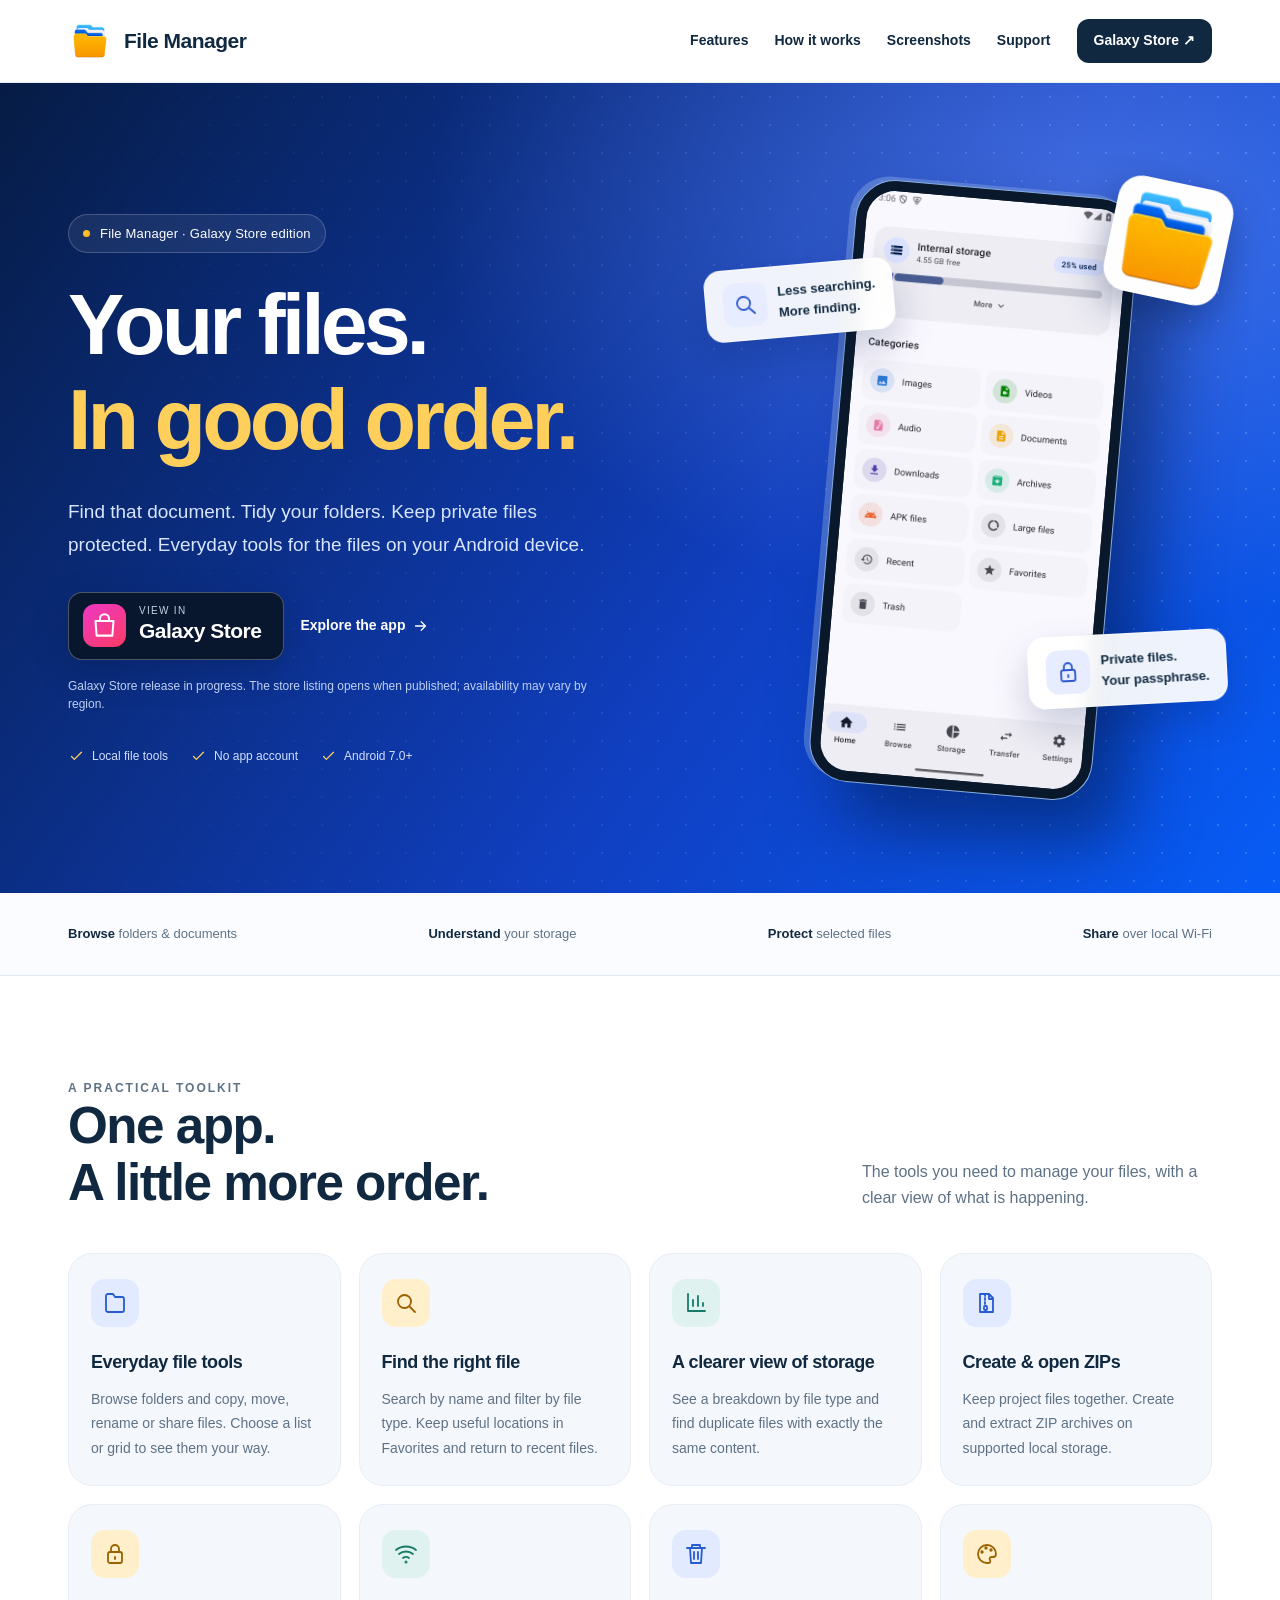
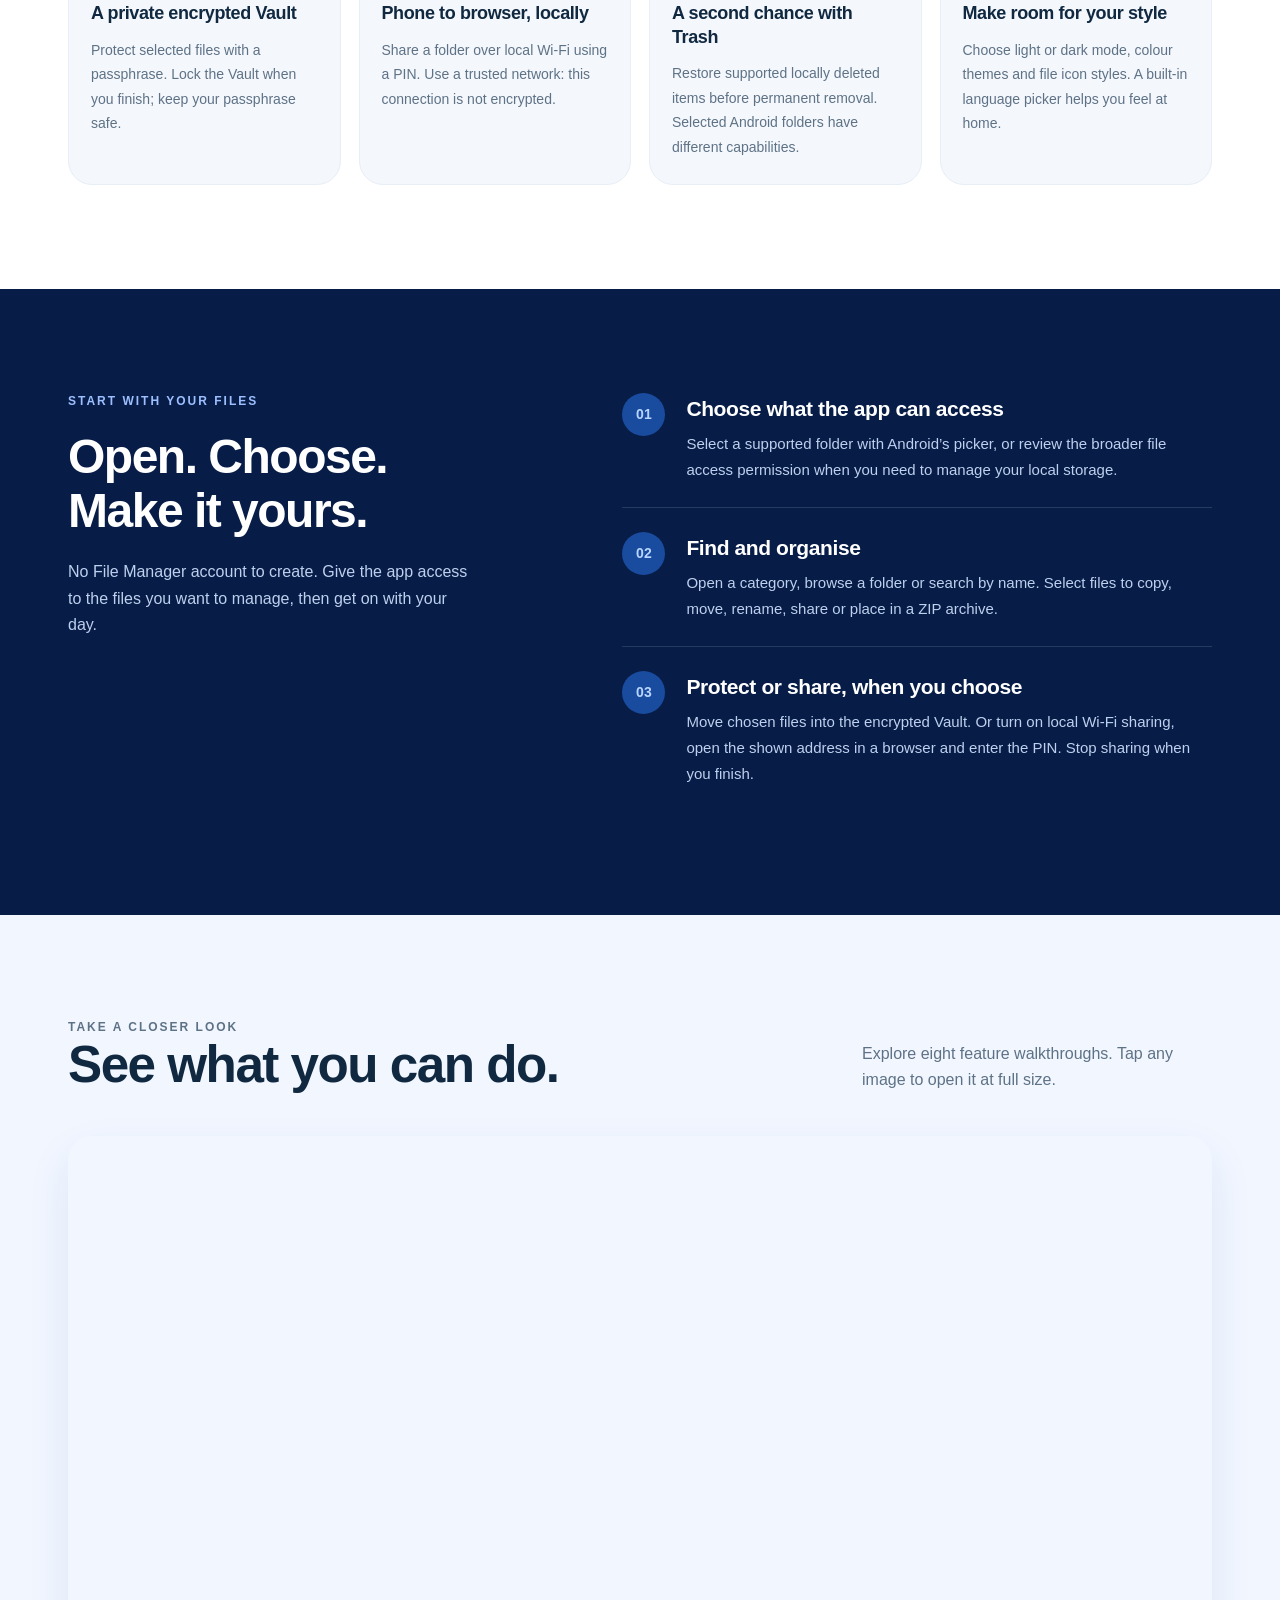
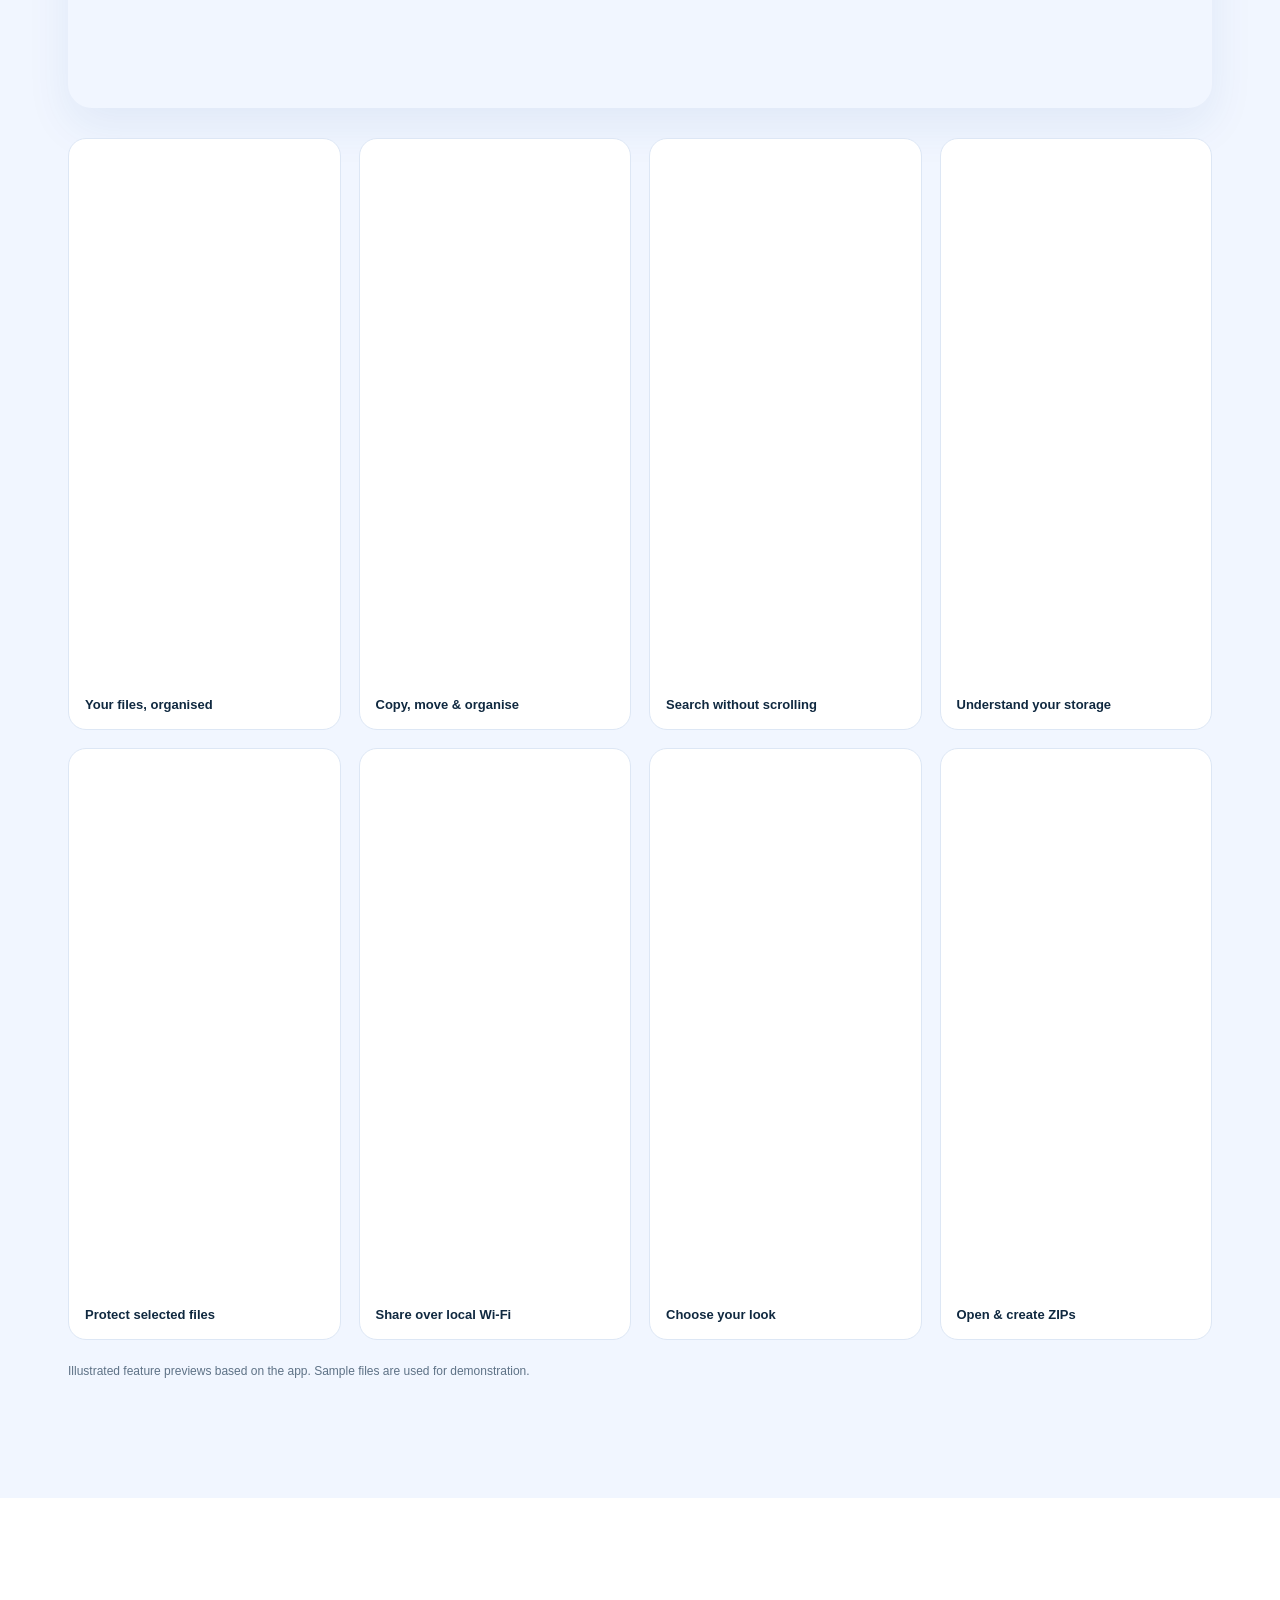
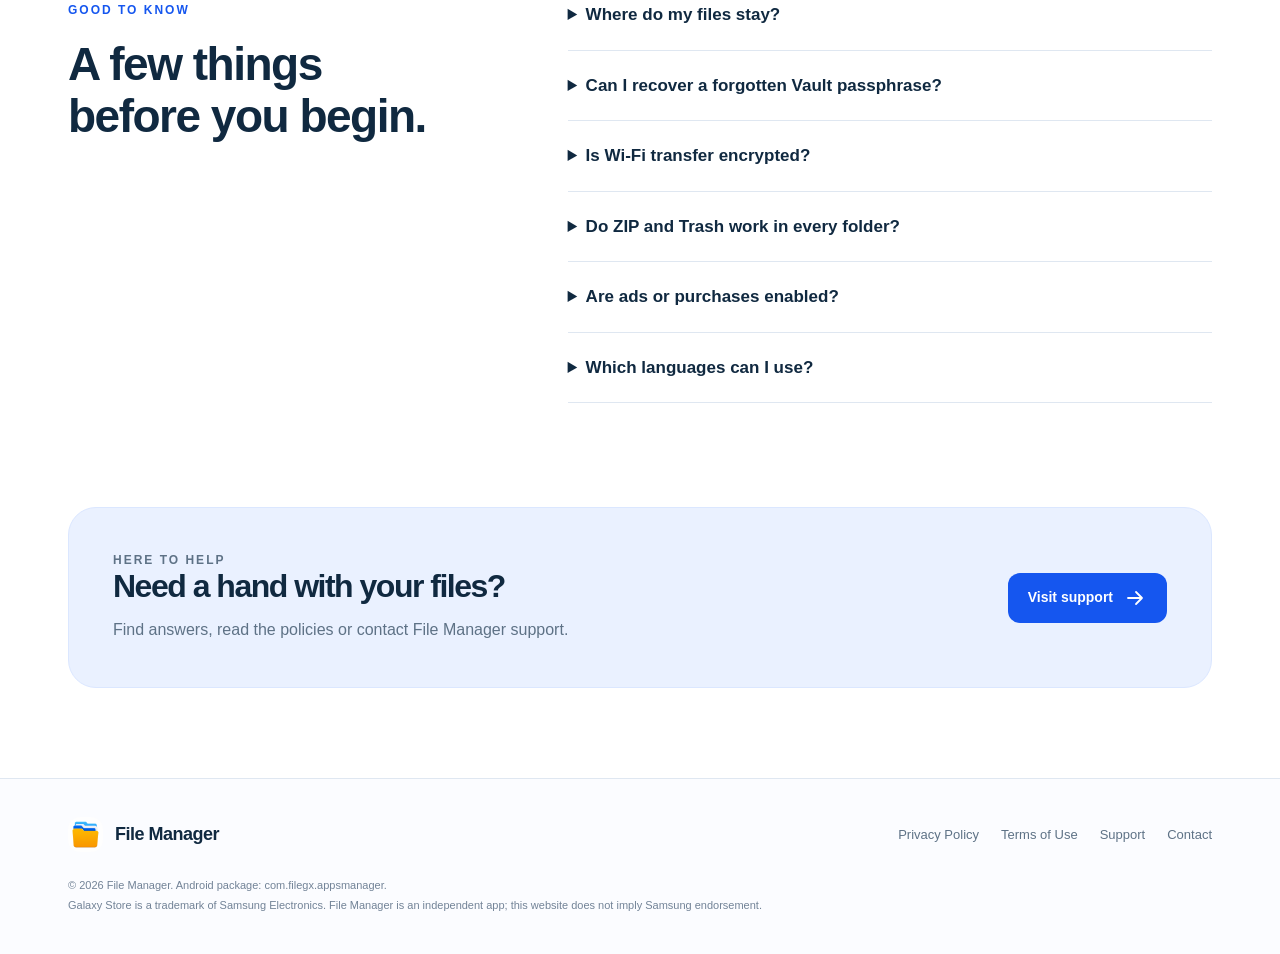
<file: site/index.html>
<!doctype html><html lang="en"><head><meta charset="utf-8"><meta name="viewport" content="width=device-width,initial-scale=1"><meta name="theme-color" content="#0b3bbb"><meta name="color-scheme" content="light"><meta http-equiv="Content-Security-Policy" content="default-src 'self'; img-src 'self' data:; style-src 'self'; script-src 'self'; object-src 'none'; base-uri 'self'; frame-src 'none'; form-action 'none'; connect-src 'none'"><title>File Manager — Find. Organise. Protect.</title><meta name="description" content="Browse, search and organise Android files. Explore ZIP tools, an encrypted Vault, storage analysis and local Wi-Fi sharing in File Manager."><link rel="canonical" href="https://metosapps.github.io/FileManagerGalaxyConfig/"><link rel="icon" href="icon.png" type="image/png"><link rel="apple-touch-icon" href="icon.png"><meta property="og:type" content="website"><meta property="og:title" content="File Manager — Find. Organise. Protect."><meta property="og:description" content="Browse, search and organise Android files. Explore ZIP tools, an encrypted Vault, storage analysis and local Wi-Fi sharing in File Manager."><meta property="og:url" content="https://metosapps.github.io/FileManagerGalaxyConfig/"><meta property="og:image" content="https://metosapps.github.io/FileManagerGalaxyConfig/assets/social-preview.png"><meta name="twitter:card" content="summary_large_image"><link rel="stylesheet" href="styles.css"><script src="app.js" defer></script></head><body><svg xmlns="http://www.w3.org/2000/svg" hidden aria-hidden="true"><defs>
<symbol id="folder" viewBox="0 0 24 24"><path d="M3 7V5a2 2 0 0 1 2-2h5l2 3h7a2 2 0 0 1 2 2v11a2 2 0 0 1-2 2H5a2 2 0 0 1-2-2V7Z"/></symbol>
<symbol id="search" viewBox="0 0 24 24"><circle cx="10.5" cy="10.5" r="6.5"/><path d="m16 16 5 5"/></symbol>
<symbol id="chart" viewBox="0 0 24 24"><path d="M4 3v17h17M9 15V9m5 6V5m5 10v-3"/></symbol>
<symbol id="lock" viewBox="0 0 24 24"><rect x="5" y="10" width="14" height="11" rx="2"/><path d="M8 10V7a4 4 0 0 1 8 0v3m-4 5v2"/></symbol>
<symbol id="wifi" viewBox="0 0 24 24"><path d="M2 8a16 16 0 0 1 20 0M5 12a11 11 0 0 1 14 0m-10 4a5 5 0 0 1 6 0"/><circle cx="12" cy="20" r=".6"/></symbol>
<symbol id="zip" viewBox="0 0 24 24"><path d="M7 3h7l4 4v14H5V3h2Zm7 0v5h4m-8-5v2m0 2v2m0 2v2"/><rect x="9" y="15" width="3" height="4" rx="1"/></symbol>
<symbol id="trash" viewBox="0 0 24 24"><path d="M3 6h18M8 6V3h8v3M6 6l1 15h10l1-15M10 10v7m4-7v7"/></symbol>
<symbol id="palette" viewBox="0 0 24 24"><path d="M21 12a9 9 0 1 0-9 9h2a2 2 0 0 0 1-3c-1-2 0-3 2-3h1a3 3 0 0 0 3-3Z"/><circle cx="7" cy="10" r=".8"/><circle cx="11" cy="6" r=".8"/><circle cx="16" cy="8" r=".8"/></symbol>
<symbol id="arrow" viewBox="0 0 24 24"><path d="M5 12h14m-6-6 6 6-6 6"/></symbol>
<symbol id="bag" viewBox="0 0 24 24"><path d="M4 8h16l-1 13H5L4 8Zm4 0V6a4 4 0 0 1 8 0v2"/></symbol>
<symbol id="menu" viewBox="0 0 24 24"><path d="M4 6h16M4 12h16M4 18h16"/></symbol>
<symbol id="check" viewBox="0 0 24 24"><path d="m5 12 4 4L19 6"/></symbol>
<symbol id="close" viewBox="0 0 24 24"><path d="m6 6 12 12M6 18 18 6"/></symbol>
<symbol id="left" viewBox="0 0 24 24"><path d="m14 6-6 6 6 6"/></symbol>
<symbol id="right" viewBox="0 0 24 24"><path d="m10 6 6 6-6 6"/></symbol>
<symbol id="mail" viewBox="0 0 24 24"><rect x="3" y="5" width="18" height="14" rx="2"/><path d="m3 6 9 7 9-7"/></symbol>
</defs></svg><a class="skip" href="#main">Skip to content</a><header class="site-header"><div class="wrap header-row"><a class="brand" href="index.html"><img src="icon.png" width="44" height="44" alt=""><span>File Manager</span></a><button class="menu-toggle" data-menu aria-label="Open navigation" aria-expanded="false" aria-controls="navigation"><svg aria-hidden="true"><use href="#menu"></use></svg></button><nav class="nav" id="navigation" aria-label="Main navigation"><a href="index.html#features">Features</a><a href="index.html#how-it-works">How it works</a><a href="index.html#screenshots">Screenshots</a><a href="support.html">Support</a><a class="nav-cta" href="https://galaxystore.samsung.com/detail/com.filegx.appsmanager" target="_blank" rel="noopener noreferrer">Galaxy Store ↗</a></nav></div></header><main id="main"><section class="hero"><div class="wrap hero-grid"><div class="hero-copy"><span class="edition-label"><i></i> File Manager · Galaxy Store edition</span><h1>Your files.<br><span class="accent">In good order.</span></h1><p>Find that document. Tidy your folders. Keep private files protected. Everyday tools for the files on your Android device.</p><div class="hero-actions"><a class="store-badge" href="https://galaxystore.samsung.com/detail/com.filegx.appsmanager" target="_blank" rel="noopener noreferrer" aria-label="View File Manager in Galaxy Store" aria-describedby="store-availability"><span class="bag"><svg aria-hidden="true"><use href="#bag"></use></svg></span><span><small>View in</small><strong>Galaxy Store</strong></span></a><a class="text-link" href="#features">Explore the app <svg aria-hidden="true"><use href="#arrow"></use></svg></a></div><p class="release-note" id="store-availability">Galaxy Store release in progress. The store listing opens when published; availability may vary by region.</p><div class="hero-points"><span><svg aria-hidden="true"><use href="#check"></use></svg>Local file tools</span><span><svg aria-hidden="true"><use href="#check"></use></svg>No app account</span><span><svg aria-hidden="true"><use href="#check"></use></svg>Android 7.0+</span></div></div><div class="hero-visual"><div class="phone"><img src="assets/app-home.png" width="1080" height="2400" alt="File Manager Home screen with storage usage and file categories" fetchpriority="high"></div><img class="float-icon" src="icon.png" width="117" height="117" alt=""><div class="float-card top"><span class="card-symbol"><svg aria-hidden="true"><use href="#search"></use></svg></span>Less searching.<br>More finding.</div><div class="float-card bottom"><span class="card-symbol"><svg aria-hidden="true"><use href="#lock"></use></svg></span>Private files.<br>Your passphrase.</div></div></div></section><div class="platform-strip"><div class="wrap platform-row"><span><b>Browse</b> folders & documents</span><span><b>Understand</b> your storage</span><span><b>Protect</b> selected files</span><span><b>Share</b> over local Wi-Fi</span></div></div><section class="section" id="features"><div class="wrap"><div class="section-head"><div><p class="eyebrow">A practical toolkit</p><h2>One app.<br>A little more order.</h2></div><p>The tools you need to manage your files, with a clear view of what is happening.</p></div><div class="feature-grid"><article class="feature-card"><div class="feature-icon"><svg aria-hidden="true"><use href="#folder"></use></svg></div><h3>Everyday file tools</h3><p>Browse folders and copy, move, rename or share files. Choose a list or grid to see them your way.</p></article><article class="feature-card"><div class="feature-icon"><svg aria-hidden="true"><use href="#search"></use></svg></div><h3>Find the right file</h3><p>Search by name and filter by file type. Keep useful locations in Favorites and return to recent files.</p></article><article class="feature-card"><div class="feature-icon"><svg aria-hidden="true"><use href="#chart"></use></svg></div><h3>A clearer view of storage</h3><p>See a breakdown by file type and find duplicate files with exactly the same content.</p></article><article class="feature-card"><div class="feature-icon"><svg aria-hidden="true"><use href="#zip"></use></svg></div><h3>Create & open ZIPs</h3><p>Keep project files together. Create and extract ZIP archives on supported local storage.</p></article><article class="feature-card"><div class="feature-icon"><svg aria-hidden="true"><use href="#lock"></use></svg></div><h3>A private encrypted Vault</h3><p>Protect selected files with a passphrase. Lock the Vault when you finish; keep your passphrase safe.</p></article><article class="feature-card"><div class="feature-icon"><svg aria-hidden="true"><use href="#wifi"></use></svg></div><h3>Phone to browser, locally</h3><p>Share a folder over local Wi-Fi using a PIN. Use a trusted network: this connection is not encrypted.</p></article><article class="feature-card"><div class="feature-icon"><svg aria-hidden="true"><use href="#trash"></use></svg></div><h3>A second chance with Trash</h3><p>Restore supported locally deleted items before permanent removal. Selected Android folders have different capabilities.</p></article><article class="feature-card"><div class="feature-icon"><svg aria-hidden="true"><use href="#palette"></use></svg></div><h3>Make room for your style</h3><p>Choose light or dark mode, colour themes and file icon styles. A built-in language picker helps you feel at home.</p></article></div></div></section><section class="section how-section" id="how-it-works"><div class="wrap how-grid"><div class="how-intro"><p class="eyebrow">Start with your files</p><h2>Open. Choose.<br>Make it yours.</h2><p>No File Manager account to create. Give the app access to the files you want to manage, then get on with your day.</p></div><div class="steps"><article class="step"><span class="step-number">01</span><div><h3>Choose what the app can access</h3><p>Select a supported folder with Android’s picker, or review the broader file access permission when you need to manage your local storage.</p></div></article><article class="step"><span class="step-number">02</span><div><h3>Find and organise</h3><p>Open a category, browse a folder or search by name. Select files to copy, move, rename, share or place in a ZIP archive.</p></div></article><article class="step"><span class="step-number">03</span><div><h3>Protect or share, when you choose</h3><p>Move chosen files into the encrypted Vault. Or turn on local Wi-Fi sharing, open the shown address in a browser and enter the PIN. Stop sharing when you finish.</p></div></article></div></div></section><section class="section showcase" id="screenshots"><div class="wrap"><div class="section-head"><div><p class="eyebrow">Take a closer look</p><h2>See what you can do.</h2></div><p>Explore eight feature walkthroughs. Tap any image to open it at full size.</p></div><img class="featured-image" src="assets/featured.webp" width="1774" height="887" alt="File Manager featured graphic: browse local files, search by name, protect files in Vault and share over local Wi-Fi" loading="lazy" decoding="async"><div class="gallery"><button class="shot" data-shot="assets/01-home.webp" data-title="Your files, organised" aria-label="Enlarge screenshot: Your files, organised"><img src="assets/01-home.webp" alt="File Manager — Your files, organised" width="887" height="1774" loading="lazy" decoding="async"><span>Your files, organised</span></button><button class="shot" data-shot="assets/02-browse.webp" data-title="Copy, move &amp; organise" aria-label="Enlarge screenshot: Copy, move &amp; organise"><img src="assets/02-browse.webp" alt="File Manager — Copy, move &amp; organise" width="887" height="1774" loading="lazy" decoding="async"><span>Copy, move & organise</span></button><button class="shot" data-shot="assets/03-search.webp" data-title="Search without scrolling" aria-label="Enlarge screenshot: Search without scrolling"><img src="assets/03-search.webp" alt="File Manager — Search without scrolling" width="887" height="1774" loading="lazy" decoding="async"><span>Search without scrolling</span></button><button class="shot" data-shot="assets/04-analyzer.webp" data-title="Understand your storage" aria-label="Enlarge screenshot: Understand your storage"><img src="assets/04-analyzer.webp" alt="File Manager — Understand your storage" width="887" height="1774" loading="lazy" decoding="async"><span>Understand your storage</span></button><button class="shot" data-shot="assets/05-vault.webp" data-title="Protect selected files" aria-label="Enlarge screenshot: Protect selected files"><img src="assets/05-vault.webp" alt="File Manager — Protect selected files" width="887" height="1774" loading="lazy" decoding="async"><span>Protect selected files</span></button><button class="shot" data-shot="assets/06-transfer.webp" data-title="Share over local Wi-Fi" aria-label="Enlarge screenshot: Share over local Wi-Fi"><img src="assets/06-transfer.webp" alt="File Manager — Share over local Wi-Fi" width="887" height="1774" loading="lazy" decoding="async"><span>Share over local Wi-Fi</span></button><button class="shot" data-shot="assets/07-appearance.webp" data-title="Choose your look" aria-label="Enlarge screenshot: Choose your look"><img src="assets/07-appearance.webp" alt="File Manager — Choose your look" width="887" height="1774" loading="lazy" decoding="async"><span>Choose your look</span></button><button class="shot" data-shot="assets/08-archives.webp" data-title="Open &amp; create ZIPs" aria-label="Enlarge screenshot: Open &amp; create ZIPs"><img src="assets/08-archives.webp" alt="File Manager — Open &amp; create ZIPs" width="887" height="1774" loading="lazy" decoding="async"><span>Open & create ZIPs</span></button></div><p class="gallery-note">Illustrated feature previews based on the app. Sample files are used for demonstration.</p></div></section><section class="section" id="questions"><div class="wrap faq-grid"><div><p class="eyebrow">Good to know</p><h2>A few things<br>before you begin.</h2></div><div class="faq-items"><details><summary>Where do my files stay?</summary><p>File tools work with your device’s local storage and the folders you grant access to. File names, paths, search terms and Vault contents are not advertising parameters. Sharing or Wi-Fi transfer happens when you choose it. See the <a href="privacy.html">Privacy Policy</a> for details about app services and hosting.</p></details><details><summary>Can I recover a forgotten Vault passphrase?</summary><p>No. There is no passphrase recovery service. Keep the passphrase safe and back up important files before moving them into the Vault. Removing the app can remove its private Vault and Trash data.</p></details><details><summary>Is Wi-Fi transfer encrypted?</summary><p>No. The connection uses local HTTP and a PIN. Use a trusted Wi-Fi network, share only the intended folder, and stop the server after use. Interrupted transfers do not resume automatically.</p></details><details><summary>Do ZIP and Trash work in every folder?</summary><p>ZIP and recoverable Trash currently work with supported local storage. Folders selected through Android may have different capabilities; deletion there may be permanent. Always read the action and confirmation before deleting files.</p></details><details><summary>Are ads or purchases enabled?</summary><p>Advertising and purchasing are disabled in the current release configuration, and unregistered Pro offers are hidden. Basic local file management does not require a subscription. Any later optional offer must be presented clearly before purchase.</p></details><details><summary>Which languages can I use?</summary><p>A built-in language picker is available. The store description’s language may differ from the interface. Some screens and policies may appear in English, and feature availability can depend on your device and permissions.</p></details></div></div></section><div class="wrap"><section class="support-banner"><div><p class="eyebrow">Here to help</p><h2>Need a hand with your files?</h2><p>Find answers, read the policies or contact File Manager support.</p></div><a class="button" href="support.html">Visit support <svg aria-hidden="true"><use href="#arrow"></use></svg></a></section></div></main><dialog class="lightbox" id="gallery-dialog" aria-label="File Manager screenshot gallery"><img class="lightbox-image" alt=""><div class="lightbox-bar"><p data-caption></p><div class="dialog-controls"><button class="icon-button" data-prev aria-label="Previous screenshot"><svg aria-hidden="true"><use href="#left"></use></svg></button><button class="icon-button" data-next aria-label="Next screenshot"><svg aria-hidden="true"><use href="#right"></use></svg></button><button class="icon-button" data-close aria-label="Close screenshot gallery"><svg aria-hidden="true"><use href="#close"></use></svg></button></div></div></dialog><footer class="site-footer"><div class="wrap"><div class="footer-row"><a class="brand" href="index.html"><img src="icon.png" width="35" height="35" alt="">File Manager</a><nav class="footer-links" aria-label="Footer"><a href="privacy.html">Privacy Policy</a><a href="terms.html">Terms of Use</a><a href="support.html">Support</a><a href="mailto:chennoufo11@gmail.com">Contact</a></nav></div><p class="fine-print">© 2026 File Manager. Android package: com.filegx.appsmanager.<br>Galaxy Store is a trademark of Samsung Electronics. File Manager is an independent app; this website does not imply Samsung endorsement.</p></div></footer></body></html>
</file>
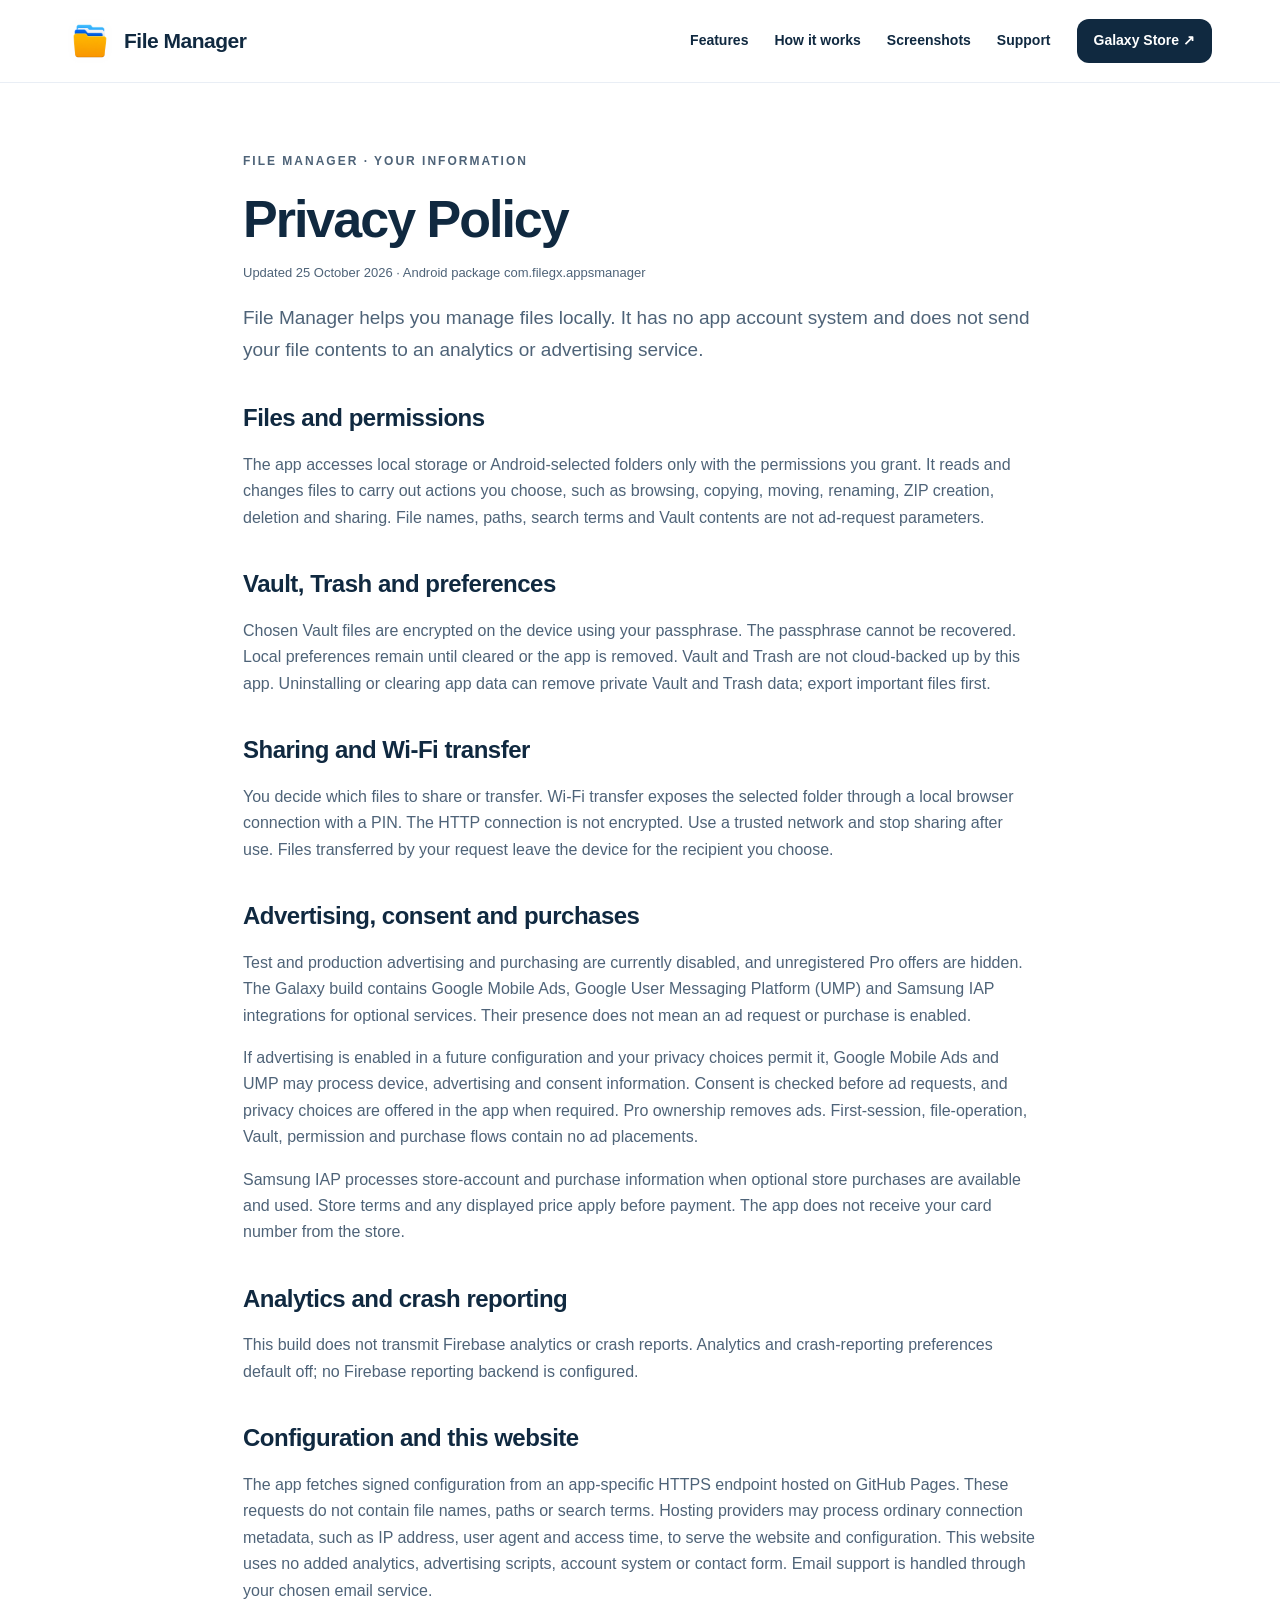
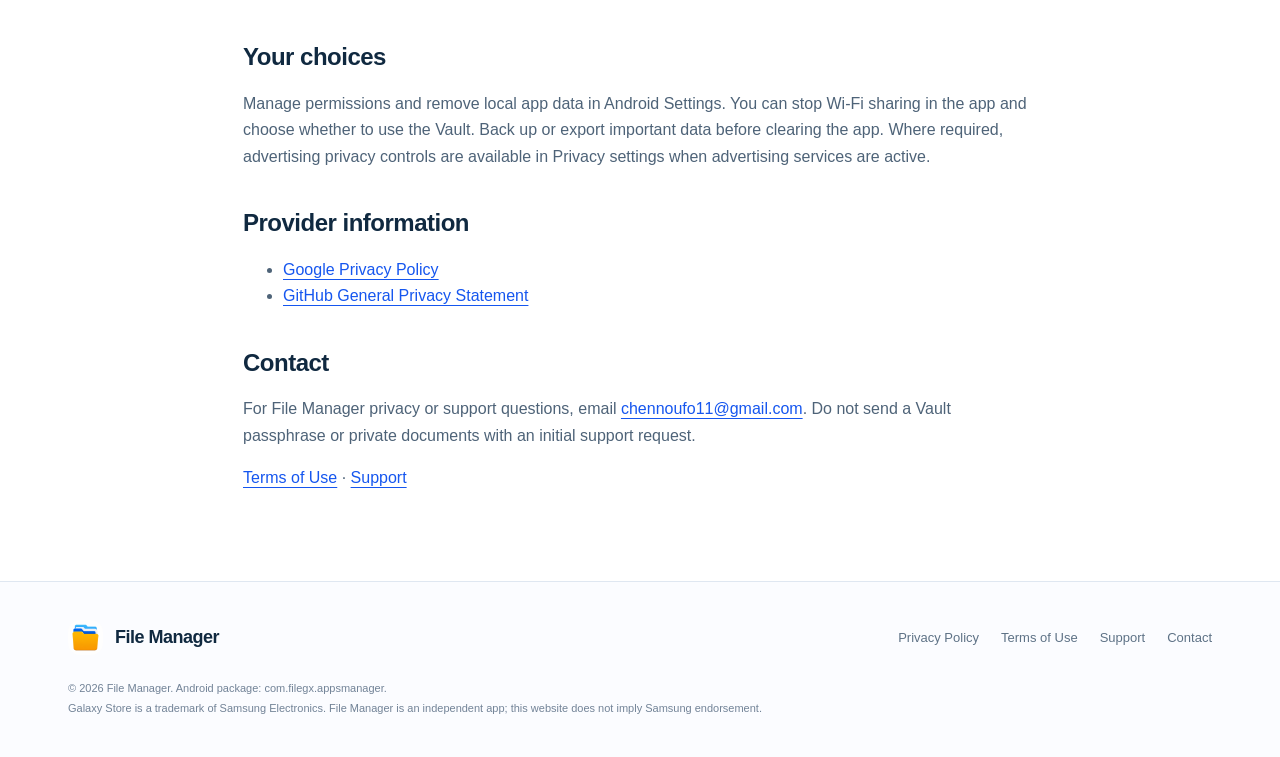
<file: site/privacy.html>
<!doctype html><html lang="en"><head><meta charset="utf-8"><meta name="viewport" content="width=device-width,initial-scale=1"><meta name="theme-color" content="#0b3bbb"><meta name="color-scheme" content="light"><meta http-equiv="Content-Security-Policy" content="default-src 'self'; img-src 'self' data:; style-src 'self'; script-src 'self'; object-src 'none'; base-uri 'self'; frame-src 'none'; form-action 'none'; connect-src 'none'"><title>Privacy Policy — File Manager</title><meta name="description" content="Read how File Manager handles local files, permissions, Vault, Wi-Fi sharing, optional services and support."><link rel="canonical" href="https://metosapps.github.io/FileManagerGalaxyConfig/privacy.html"><link rel="icon" href="icon.png" type="image/png"><link rel="apple-touch-icon" href="icon.png"><meta property="og:type" content="website"><meta property="og:title" content="Privacy Policy — File Manager"><meta property="og:description" content="Read how File Manager handles local files, permissions, Vault, Wi-Fi sharing, optional services and support."><meta property="og:url" content="https://metosapps.github.io/FileManagerGalaxyConfig/privacy.html"><meta property="og:image" content="https://metosapps.github.io/FileManagerGalaxyConfig/assets/social-preview.png"><meta name="twitter:card" content="summary_large_image"><link rel="stylesheet" href="styles.css"><script src="app.js" defer></script></head><body><svg xmlns="http://www.w3.org/2000/svg" hidden aria-hidden="true"><defs>
<symbol id="folder" viewBox="0 0 24 24"><path d="M3 7V5a2 2 0 0 1 2-2h5l2 3h7a2 2 0 0 1 2 2v11a2 2 0 0 1-2 2H5a2 2 0 0 1-2-2V7Z"/></symbol>
<symbol id="search" viewBox="0 0 24 24"><circle cx="10.5" cy="10.5" r="6.5"/><path d="m16 16 5 5"/></symbol>
<symbol id="chart" viewBox="0 0 24 24"><path d="M4 3v17h17M9 15V9m5 6V5m5 10v-3"/></symbol>
<symbol id="lock" viewBox="0 0 24 24"><rect x="5" y="10" width="14" height="11" rx="2"/><path d="M8 10V7a4 4 0 0 1 8 0v3m-4 5v2"/></symbol>
<symbol id="wifi" viewBox="0 0 24 24"><path d="M2 8a16 16 0 0 1 20 0M5 12a11 11 0 0 1 14 0m-10 4a5 5 0 0 1 6 0"/><circle cx="12" cy="20" r=".6"/></symbol>
<symbol id="zip" viewBox="0 0 24 24"><path d="M7 3h7l4 4v14H5V3h2Zm7 0v5h4m-8-5v2m0 2v2m0 2v2"/><rect x="9" y="15" width="3" height="4" rx="1"/></symbol>
<symbol id="trash" viewBox="0 0 24 24"><path d="M3 6h18M8 6V3h8v3M6 6l1 15h10l1-15M10 10v7m4-7v7"/></symbol>
<symbol id="palette" viewBox="0 0 24 24"><path d="M21 12a9 9 0 1 0-9 9h2a2 2 0 0 0 1-3c-1-2 0-3 2-3h1a3 3 0 0 0 3-3Z"/><circle cx="7" cy="10" r=".8"/><circle cx="11" cy="6" r=".8"/><circle cx="16" cy="8" r=".8"/></symbol>
<symbol id="arrow" viewBox="0 0 24 24"><path d="M5 12h14m-6-6 6 6-6 6"/></symbol>
<symbol id="bag" viewBox="0 0 24 24"><path d="M4 8h16l-1 13H5L4 8Zm4 0V6a4 4 0 0 1 8 0v2"/></symbol>
<symbol id="menu" viewBox="0 0 24 24"><path d="M4 6h16M4 12h16M4 18h16"/></symbol>
<symbol id="check" viewBox="0 0 24 24"><path d="m5 12 4 4L19 6"/></symbol>
<symbol id="close" viewBox="0 0 24 24"><path d="m6 6 12 12M6 18 18 6"/></symbol>
<symbol id="left" viewBox="0 0 24 24"><path d="m14 6-6 6 6 6"/></symbol>
<symbol id="right" viewBox="0 0 24 24"><path d="m10 6 6 6-6 6"/></symbol>
<symbol id="mail" viewBox="0 0 24 24"><rect x="3" y="5" width="18" height="14" rx="2"/><path d="m3 6 9 7 9-7"/></symbol>
</defs></svg><a class="skip" href="#main">Skip to content</a><header class="site-header"><div class="wrap header-row"><a class="brand" href="index.html"><img src="icon.png" width="44" height="44" alt=""><span>File Manager</span></a><button class="menu-toggle" data-menu aria-label="Open navigation" aria-expanded="false" aria-controls="navigation"><svg aria-hidden="true"><use href="#menu"></use></svg></button><nav class="nav" id="navigation" aria-label="Main navigation"><a href="index.html#features">Features</a><a href="index.html#how-it-works">How it works</a><a href="index.html#screenshots">Screenshots</a><a href="support.html">Support</a><a class="nav-cta" href="https://galaxystore.samsung.com/detail/com.filegx.appsmanager" target="_blank" rel="noopener noreferrer">Galaxy Store ↗</a></nav></div></header><main class="legal-main" id="main"><p class="eyebrow">File Manager · Your information</p><h1>Privacy Policy</h1><p class="legal-meta">Updated 25 October 2026 · Android package com.filegx.appsmanager</p><p class="lead">File Manager helps you manage files locally. It has no app account system and does not send your file contents to an analytics or advertising service.</p><h2>Files and permissions</h2><p>The app accesses local storage or Android-selected folders only with the permissions you grant. It reads and changes files to carry out actions you choose, such as browsing, copying, moving, renaming, ZIP creation, deletion and sharing. File names, paths, search terms and Vault contents are not ad-request parameters.</p><h2>Vault, Trash and preferences</h2><p>Chosen Vault files are encrypted on the device using your passphrase. The passphrase cannot be recovered. Local preferences remain until cleared or the app is removed. Vault and Trash are not cloud-backed up by this app. Uninstalling or clearing app data can remove private Vault and Trash data; export important files first.</p><h2>Sharing and Wi-Fi transfer</h2><p>You decide which files to share or transfer. Wi-Fi transfer exposes the selected folder through a local browser connection with a PIN. The HTTP connection is not encrypted. Use a trusted network and stop sharing after use. Files transferred by your request leave the device for the recipient you choose.</p><h2>Advertising, consent and purchases</h2><p>Test and production advertising and purchasing are currently disabled, and unregistered Pro offers are hidden. The Galaxy build contains Google Mobile Ads, Google User Messaging Platform (UMP) and Samsung IAP integrations for optional services. Their presence does not mean an ad request or purchase is enabled.</p><p>If advertising is enabled in a future configuration and your privacy choices permit it, Google Mobile Ads and UMP may process device, advertising and consent information. Consent is checked before ad requests, and privacy choices are offered in the app when required. Pro ownership removes ads. First-session, file-operation, Vault, permission and purchase flows contain no ad placements.</p><p>Samsung IAP processes store-account and purchase information when optional store purchases are available and used. Store terms and any displayed price apply before payment. The app does not receive your card number from the store.</p><h2>Analytics and crash reporting</h2><p>This build does not transmit Firebase analytics or crash reports. Analytics and crash-reporting preferences default off; no Firebase reporting backend is configured.</p><h2>Configuration and this website</h2><p>The app fetches signed configuration from an app-specific HTTPS endpoint hosted on GitHub Pages. These requests do not contain file names, paths or search terms. Hosting providers may process ordinary connection metadata, such as IP address, user agent and access time, to serve the website and configuration. This website uses no added analytics, advertising scripts, account system or contact form. Email support is handled through your chosen email service.</p><h2>Your choices</h2><p>Manage permissions and remove local app data in Android Settings. You can stop Wi-Fi sharing in the app and choose whether to use the Vault. Back up or export important data before clearing the app. Where required, advertising privacy controls are available in Privacy settings when advertising services are active.</p><h2>Provider information</h2><ul><li><a href="https://policies.google.com/privacy" rel="noopener noreferrer" target="_blank">Google Privacy Policy</a></li><li><a href="https://docs.github.com/en/site-policy/privacy-policies/github-general-privacy-statement" rel="noopener noreferrer" target="_blank">GitHub General Privacy Statement</a></li></ul><h2>Contact</h2><p>For File Manager privacy or support questions, email <a href="mailto:chennoufo11@gmail.com">chennoufo11@gmail.com</a>. Do not send a Vault passphrase or private documents with an initial support request.</p><p><a href="terms.html">Terms of Use</a> · <a href="support.html">Support</a></p></main><footer class="site-footer"><div class="wrap"><div class="footer-row"><a class="brand" href="index.html"><img src="icon.png" width="35" height="35" alt="">File Manager</a><nav class="footer-links" aria-label="Footer"><a href="privacy.html">Privacy Policy</a><a href="terms.html">Terms of Use</a><a href="support.html">Support</a><a href="mailto:chennoufo11@gmail.com">Contact</a></nav></div><p class="fine-print">© 2026 File Manager. Android package: com.filegx.appsmanager.<br>Galaxy Store is a trademark of Samsung Electronics. File Manager is an independent app; this website does not imply Samsung endorsement.</p></div></footer></body></html>
</file>
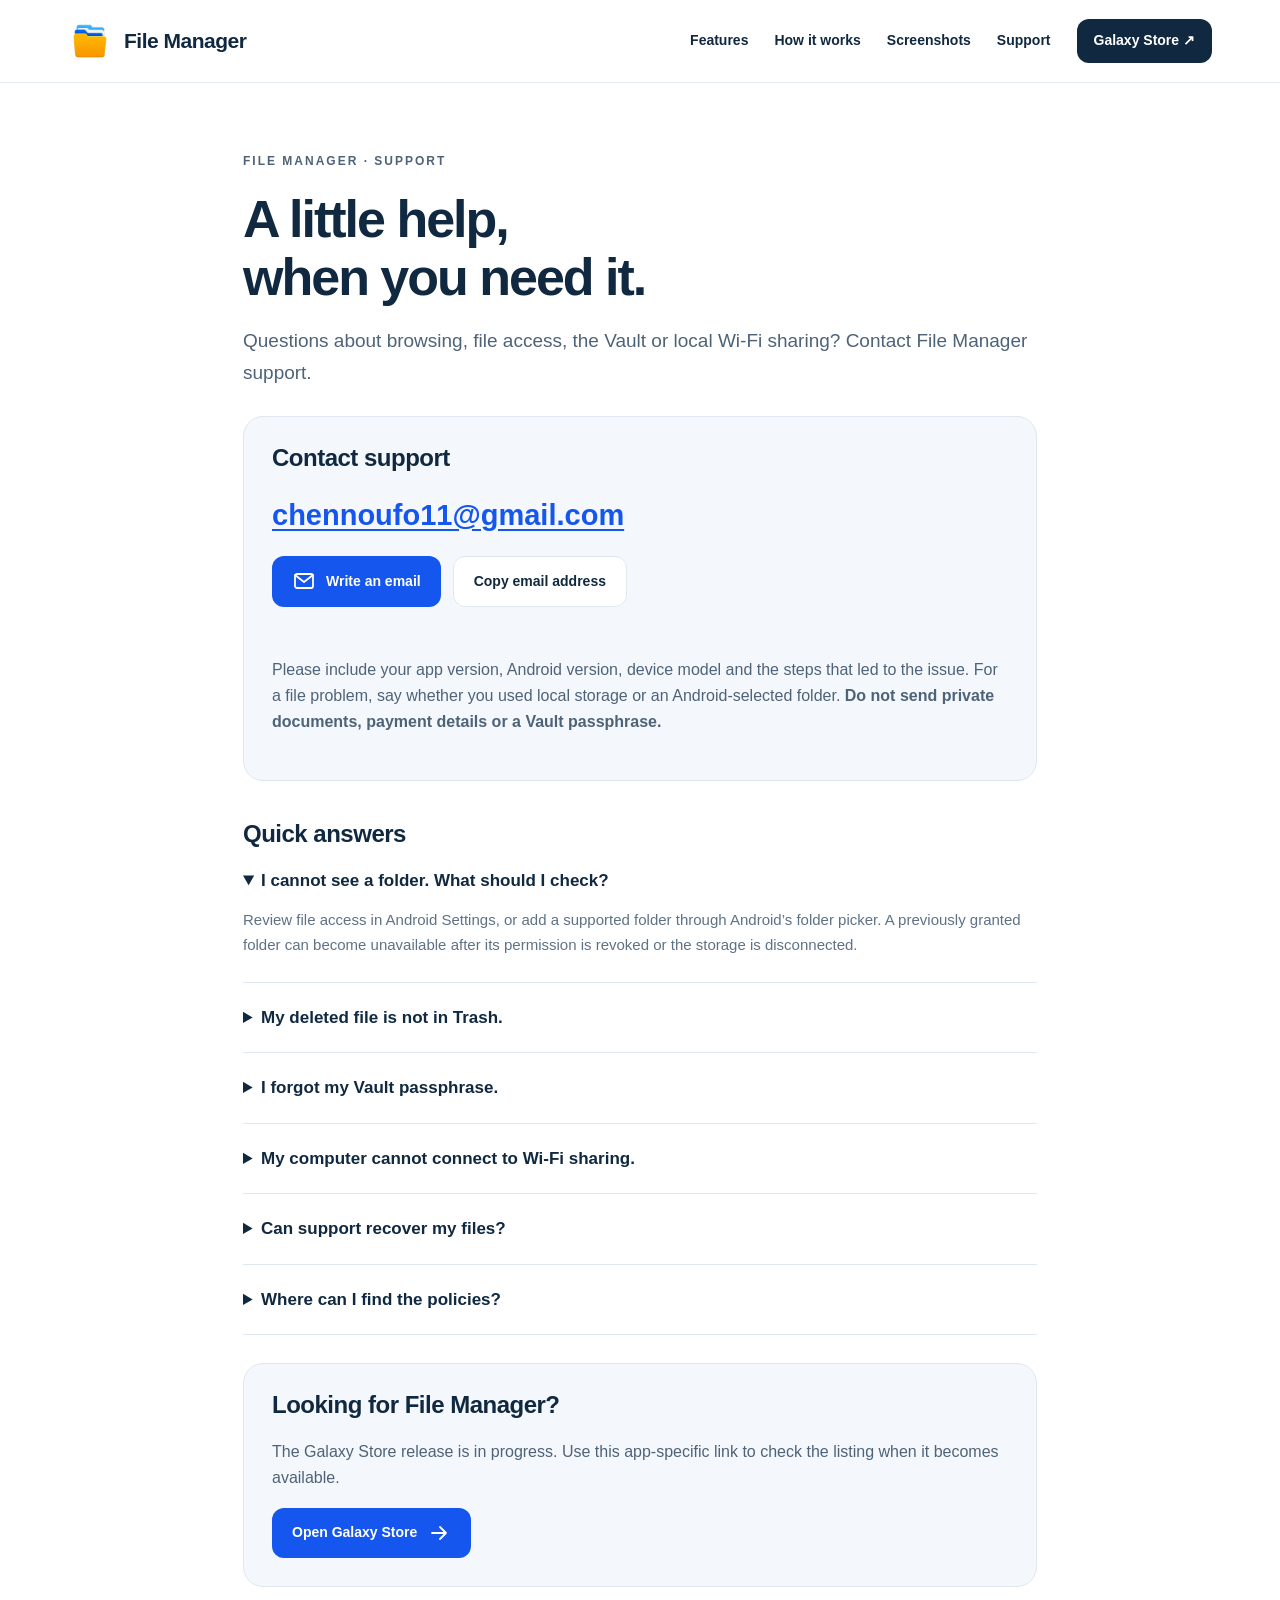
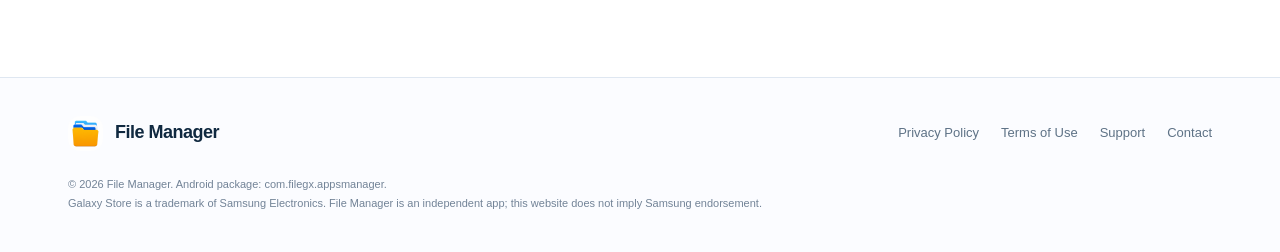
<file: site/support.html>
<!doctype html><html lang="en"><head><meta charset="utf-8"><meta name="viewport" content="width=device-width,initial-scale=1"><meta name="theme-color" content="#0b3bbb"><meta name="color-scheme" content="light"><meta http-equiv="Content-Security-Policy" content="default-src 'self'; img-src 'self' data:; style-src 'self'; script-src 'self'; object-src 'none'; base-uri 'self'; frame-src 'none'; form-action 'none'; connect-src 'none'"><title>Support — File Manager</title><meta name="description" content="Get help with File Manager permissions, local files, Vault, Trash and Wi-Fi transfer. Contact chennoufo11@gmail.com."><link rel="canonical" href="https://metosapps.github.io/FileManagerGalaxyConfig/support.html"><link rel="icon" href="icon.png" type="image/png"><link rel="apple-touch-icon" href="icon.png"><meta property="og:type" content="website"><meta property="og:title" content="Support — File Manager"><meta property="og:description" content="Get help with File Manager permissions, local files, Vault, Trash and Wi-Fi transfer. Contact chennoufo11@gmail.com."><meta property="og:url" content="https://metosapps.github.io/FileManagerGalaxyConfig/support.html"><meta property="og:image" content="https://metosapps.github.io/FileManagerGalaxyConfig/assets/social-preview.png"><meta name="twitter:card" content="summary_large_image"><link rel="stylesheet" href="styles.css"><script src="app.js" defer></script></head><body><svg xmlns="http://www.w3.org/2000/svg" hidden aria-hidden="true"><defs>
<symbol id="folder" viewBox="0 0 24 24"><path d="M3 7V5a2 2 0 0 1 2-2h5l2 3h7a2 2 0 0 1 2 2v11a2 2 0 0 1-2 2H5a2 2 0 0 1-2-2V7Z"/></symbol>
<symbol id="search" viewBox="0 0 24 24"><circle cx="10.5" cy="10.5" r="6.5"/><path d="m16 16 5 5"/></symbol>
<symbol id="chart" viewBox="0 0 24 24"><path d="M4 3v17h17M9 15V9m5 6V5m5 10v-3"/></symbol>
<symbol id="lock" viewBox="0 0 24 24"><rect x="5" y="10" width="14" height="11" rx="2"/><path d="M8 10V7a4 4 0 0 1 8 0v3m-4 5v2"/></symbol>
<symbol id="wifi" viewBox="0 0 24 24"><path d="M2 8a16 16 0 0 1 20 0M5 12a11 11 0 0 1 14 0m-10 4a5 5 0 0 1 6 0"/><circle cx="12" cy="20" r=".6"/></symbol>
<symbol id="zip" viewBox="0 0 24 24"><path d="M7 3h7l4 4v14H5V3h2Zm7 0v5h4m-8-5v2m0 2v2m0 2v2"/><rect x="9" y="15" width="3" height="4" rx="1"/></symbol>
<symbol id="trash" viewBox="0 0 24 24"><path d="M3 6h18M8 6V3h8v3M6 6l1 15h10l1-15M10 10v7m4-7v7"/></symbol>
<symbol id="palette" viewBox="0 0 24 24"><path d="M21 12a9 9 0 1 0-9 9h2a2 2 0 0 0 1-3c-1-2 0-3 2-3h1a3 3 0 0 0 3-3Z"/><circle cx="7" cy="10" r=".8"/><circle cx="11" cy="6" r=".8"/><circle cx="16" cy="8" r=".8"/></symbol>
<symbol id="arrow" viewBox="0 0 24 24"><path d="M5 12h14m-6-6 6 6-6 6"/></symbol>
<symbol id="bag" viewBox="0 0 24 24"><path d="M4 8h16l-1 13H5L4 8Zm4 0V6a4 4 0 0 1 8 0v2"/></symbol>
<symbol id="menu" viewBox="0 0 24 24"><path d="M4 6h16M4 12h16M4 18h16"/></symbol>
<symbol id="check" viewBox="0 0 24 24"><path d="m5 12 4 4L19 6"/></symbol>
<symbol id="close" viewBox="0 0 24 24"><path d="m6 6 12 12M6 18 18 6"/></symbol>
<symbol id="left" viewBox="0 0 24 24"><path d="m14 6-6 6 6 6"/></symbol>
<symbol id="right" viewBox="0 0 24 24"><path d="m10 6 6 6-6 6"/></symbol>
<symbol id="mail" viewBox="0 0 24 24"><rect x="3" y="5" width="18" height="14" rx="2"/><path d="m3 6 9 7 9-7"/></symbol>
</defs></svg><a class="skip" href="#main">Skip to content</a><header class="site-header"><div class="wrap header-row"><a class="brand" href="index.html"><img src="icon.png" width="44" height="44" alt=""><span>File Manager</span></a><button class="menu-toggle" data-menu aria-label="Open navigation" aria-expanded="false" aria-controls="navigation"><svg aria-hidden="true"><use href="#menu"></use></svg></button><nav class="nav" id="navigation" aria-label="Main navigation"><a href="index.html#features">Features</a><a href="index.html#how-it-works">How it works</a><a href="index.html#screenshots">Screenshots</a><a href="support.html">Support</a><a class="nav-cta" href="https://galaxystore.samsung.com/detail/com.filegx.appsmanager" target="_blank" rel="noopener noreferrer">Galaxy Store ↗</a></nav></div></header><main class="legal-main" id="main"><p class="eyebrow">File Manager · Support</p><h1>A little help,<br>when you need it.</h1><p class="lead">Questions about browsing, file access, the Vault or local Wi-Fi sharing? Contact File Manager support.</p><section class="legal-card" aria-labelledby="contact-heading"><h2 id="contact-heading">Contact support</h2><p><a class="contact-address" href="mailto:chennoufo11@gmail.com?subject=File%20Manager%20Support">chennoufo11@gmail.com</a></p><div class="button-row"><a class="button" href="mailto:chennoufo11@gmail.com?subject=File%20Manager%20Support"><svg aria-hidden="true"><use href="#mail"></use></svg>Write an email</a><button class="button secondary" data-copy-email>Copy email address</button></div><p class="empty-feedback" data-copy-status role="status" aria-live="polite"></p><p>Please include your app version, Android version, device model and the steps that led to the issue. For a file problem, say whether you used local storage or an Android-selected folder. <strong>Do not send private documents, payment details or a Vault passphrase.</strong></p></section><h2>Quick answers</h2><div class="faq-items"><details open><summary>I cannot see a folder. What should I check?</summary><p>Review file access in Android Settings, or add a supported folder through Android’s folder picker. A previously granted folder can become unavailable after its permission is revoked or the storage is disconnected.</p></details><details><summary>My deleted file is not in Trash.</summary><p>Recoverable Trash works with supported local storage. Deletion from some Android-selected folders is permanent. The app cannot restore a permanently deleted file; check any independent backup you keep.</p></details><details><summary>I forgot my Vault passphrase.</summary><p>There is no recovery option or support override. Keep the passphrase safe. Do not uninstall or clear app data expecting a reset to restore encrypted files.</p></details><details><summary>My computer cannot connect to Wi-Fi sharing.</summary><p>Use the same trusted local network, turn on sharing in the app, and enter the exact address and PIN shown. The connection is unencrypted and may be blocked by network isolation. Stop sharing after use.</p></details><details><summary>Can support recover my files?</summary><p>The app has no cloud copy of your Vault or Trash. Support can help explain the tools and diagnose an issue but cannot recover a forgotten passphrase or guarantee recovery of deleted files.</p></details><details><summary>Where can I find the policies?</summary><p>Read the <a href="privacy.html">Privacy Policy</a> and <a href="terms.html">Terms of Use</a>. Both are available here and readable offline in the app.</p></details></div><div class="legal-card"><h2>Looking for File Manager?</h2><p>The Galaxy Store release is in progress. Use this app-specific link to check the listing when it becomes available.</p><a class="button" href="https://galaxystore.samsung.com/detail/com.filegx.appsmanager" target="_blank" rel="noopener noreferrer">Open Galaxy Store <svg aria-hidden="true"><use href="#arrow"></use></svg></a></div></main><footer class="site-footer"><div class="wrap"><div class="footer-row"><a class="brand" href="index.html"><img src="icon.png" width="35" height="35" alt="">File Manager</a><nav class="footer-links" aria-label="Footer"><a href="privacy.html">Privacy Policy</a><a href="terms.html">Terms of Use</a><a href="support.html">Support</a><a href="mailto:chennoufo11@gmail.com">Contact</a></nav></div><p class="fine-print">© 2026 File Manager. Android package: com.filegx.appsmanager.<br>Galaxy Store is a trademark of Samsung Electronics. File Manager is an independent app; this website does not imply Samsung endorsement.</p></div></footer></body></html>
</file>
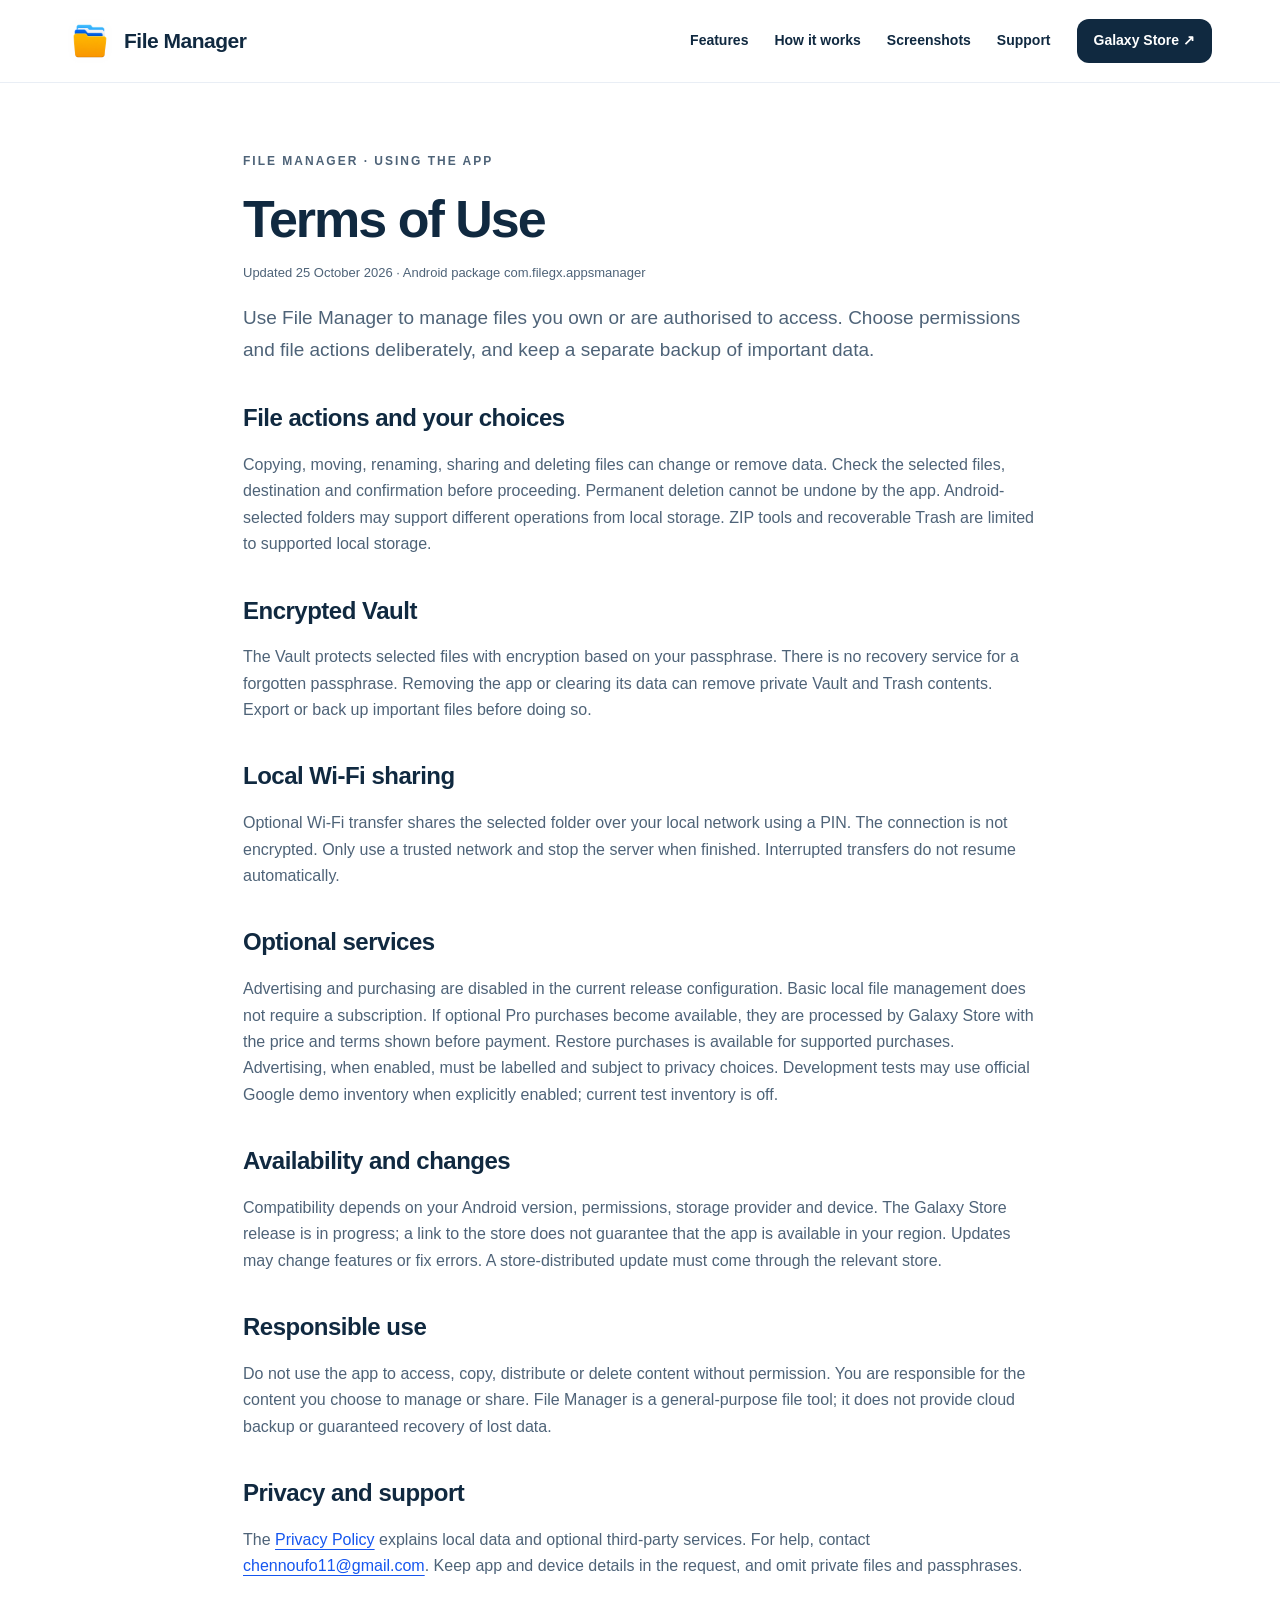
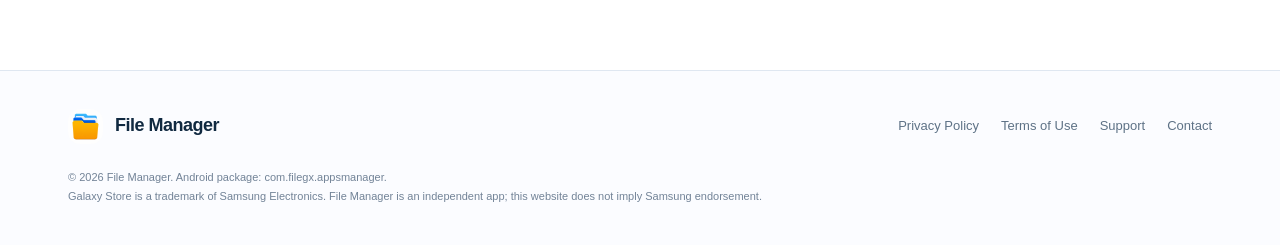
<file: site/terms.html>
<!doctype html><html lang="en"><head><meta charset="utf-8"><meta name="viewport" content="width=device-width,initial-scale=1"><meta name="theme-color" content="#0b3bbb"><meta name="color-scheme" content="light"><meta http-equiv="Content-Security-Policy" content="default-src 'self'; img-src 'self' data:; style-src 'self'; script-src 'self'; object-src 'none'; base-uri 'self'; frame-src 'none'; form-action 'none'; connect-src 'none'"><title>Terms of Use — File Manager</title><meta name="description" content="Read the terms for local file actions, encrypted Vault, Wi-Fi sharing and optional File Manager services."><link rel="canonical" href="https://metosapps.github.io/FileManagerGalaxyConfig/terms.html"><link rel="icon" href="icon.png" type="image/png"><link rel="apple-touch-icon" href="icon.png"><meta property="og:type" content="website"><meta property="og:title" content="Terms of Use — File Manager"><meta property="og:description" content="Read the terms for local file actions, encrypted Vault, Wi-Fi sharing and optional File Manager services."><meta property="og:url" content="https://metosapps.github.io/FileManagerGalaxyConfig/terms.html"><meta property="og:image" content="https://metosapps.github.io/FileManagerGalaxyConfig/assets/social-preview.png"><meta name="twitter:card" content="summary_large_image"><link rel="stylesheet" href="styles.css"><script src="app.js" defer></script></head><body><svg xmlns="http://www.w3.org/2000/svg" hidden aria-hidden="true"><defs>
<symbol id="folder" viewBox="0 0 24 24"><path d="M3 7V5a2 2 0 0 1 2-2h5l2 3h7a2 2 0 0 1 2 2v11a2 2 0 0 1-2 2H5a2 2 0 0 1-2-2V7Z"/></symbol>
<symbol id="search" viewBox="0 0 24 24"><circle cx="10.5" cy="10.5" r="6.5"/><path d="m16 16 5 5"/></symbol>
<symbol id="chart" viewBox="0 0 24 24"><path d="M4 3v17h17M9 15V9m5 6V5m5 10v-3"/></symbol>
<symbol id="lock" viewBox="0 0 24 24"><rect x="5" y="10" width="14" height="11" rx="2"/><path d="M8 10V7a4 4 0 0 1 8 0v3m-4 5v2"/></symbol>
<symbol id="wifi" viewBox="0 0 24 24"><path d="M2 8a16 16 0 0 1 20 0M5 12a11 11 0 0 1 14 0m-10 4a5 5 0 0 1 6 0"/><circle cx="12" cy="20" r=".6"/></symbol>
<symbol id="zip" viewBox="0 0 24 24"><path d="M7 3h7l4 4v14H5V3h2Zm7 0v5h4m-8-5v2m0 2v2m0 2v2"/><rect x="9" y="15" width="3" height="4" rx="1"/></symbol>
<symbol id="trash" viewBox="0 0 24 24"><path d="M3 6h18M8 6V3h8v3M6 6l1 15h10l1-15M10 10v7m4-7v7"/></symbol>
<symbol id="palette" viewBox="0 0 24 24"><path d="M21 12a9 9 0 1 0-9 9h2a2 2 0 0 0 1-3c-1-2 0-3 2-3h1a3 3 0 0 0 3-3Z"/><circle cx="7" cy="10" r=".8"/><circle cx="11" cy="6" r=".8"/><circle cx="16" cy="8" r=".8"/></symbol>
<symbol id="arrow" viewBox="0 0 24 24"><path d="M5 12h14m-6-6 6 6-6 6"/></symbol>
<symbol id="bag" viewBox="0 0 24 24"><path d="M4 8h16l-1 13H5L4 8Zm4 0V6a4 4 0 0 1 8 0v2"/></symbol>
<symbol id="menu" viewBox="0 0 24 24"><path d="M4 6h16M4 12h16M4 18h16"/></symbol>
<symbol id="check" viewBox="0 0 24 24"><path d="m5 12 4 4L19 6"/></symbol>
<symbol id="close" viewBox="0 0 24 24"><path d="m6 6 12 12M6 18 18 6"/></symbol>
<symbol id="left" viewBox="0 0 24 24"><path d="m14 6-6 6 6 6"/></symbol>
<symbol id="right" viewBox="0 0 24 24"><path d="m10 6 6 6-6 6"/></symbol>
<symbol id="mail" viewBox="0 0 24 24"><rect x="3" y="5" width="18" height="14" rx="2"/><path d="m3 6 9 7 9-7"/></symbol>
</defs></svg><a class="skip" href="#main">Skip to content</a><header class="site-header"><div class="wrap header-row"><a class="brand" href="index.html"><img src="icon.png" width="44" height="44" alt=""><span>File Manager</span></a><button class="menu-toggle" data-menu aria-label="Open navigation" aria-expanded="false" aria-controls="navigation"><svg aria-hidden="true"><use href="#menu"></use></svg></button><nav class="nav" id="navigation" aria-label="Main navigation"><a href="index.html#features">Features</a><a href="index.html#how-it-works">How it works</a><a href="index.html#screenshots">Screenshots</a><a href="support.html">Support</a><a class="nav-cta" href="https://galaxystore.samsung.com/detail/com.filegx.appsmanager" target="_blank" rel="noopener noreferrer">Galaxy Store ↗</a></nav></div></header><main class="legal-main" id="main"><p class="eyebrow">File Manager · Using the app</p><h1>Terms of Use</h1><p class="legal-meta">Updated 25 October 2026 · Android package com.filegx.appsmanager</p><p class="lead">Use File Manager to manage files you own or are authorised to access. Choose permissions and file actions deliberately, and keep a separate backup of important data.</p><h2>File actions and your choices</h2><p>Copying, moving, renaming, sharing and deleting files can change or remove data. Check the selected files, destination and confirmation before proceeding. Permanent deletion cannot be undone by the app. Android-selected folders may support different operations from local storage. ZIP tools and recoverable Trash are limited to supported local storage.</p><h2>Encrypted Vault</h2><p>The Vault protects selected files with encryption based on your passphrase. There is no recovery service for a forgotten passphrase. Removing the app or clearing its data can remove private Vault and Trash contents. Export or back up important files before doing so.</p><h2>Local Wi-Fi sharing</h2><p>Optional Wi-Fi transfer shares the selected folder over your local network using a PIN. The connection is not encrypted. Only use a trusted network and stop the server when finished. Interrupted transfers do not resume automatically.</p><h2>Optional services</h2><p>Advertising and purchasing are disabled in the current release configuration. Basic local file management does not require a subscription. If optional Pro purchases become available, they are processed by Galaxy Store with the price and terms shown before payment. Restore purchases is available for supported purchases. Advertising, when enabled, must be labelled and subject to privacy choices. Development tests may use official Google demo inventory when explicitly enabled; current test inventory is off.</p><h2>Availability and changes</h2><p>Compatibility depends on your Android version, permissions, storage provider and device. The Galaxy Store release is in progress; a link to the store does not guarantee that the app is available in your region. Updates may change features or fix errors. A store-distributed update must come through the relevant store.</p><h2>Responsible use</h2><p>Do not use the app to access, copy, distribute or delete content without permission. You are responsible for the content you choose to manage or share. File Manager is a general-purpose file tool; it does not provide cloud backup or guaranteed recovery of lost data.</p><h2>Privacy and support</h2><p>The <a href="privacy.html">Privacy Policy</a> explains local data and optional third-party services. For help, contact <a href="mailto:chennoufo11@gmail.com">chennoufo11@gmail.com</a>. Keep app and device details in the request, and omit private files and passphrases.</p></main><footer class="site-footer"><div class="wrap"><div class="footer-row"><a class="brand" href="index.html"><img src="icon.png" width="35" height="35" alt="">File Manager</a><nav class="footer-links" aria-label="Footer"><a href="privacy.html">Privacy Policy</a><a href="terms.html">Terms of Use</a><a href="support.html">Support</a><a href="mailto:chennoufo11@gmail.com">Contact</a></nav></div><p class="fine-print">© 2026 File Manager. Android package: com.filegx.appsmanager.<br>Galaxy Store is a trademark of Samsung Electronics. File Manager is an independent app; this website does not imply Samsung endorsement.</p></div></footer></body></html>
</file>
<file: site/styles.css>
svg[hidden]{display:none}
:root{--ink:#102940;--muted:#5e7286;--blue:#1556ef;--dark:#071d48;--line:#dfe7f1;--paper:#f4f7fc;--gold:#ffbc24;--radius:24px}*{box-sizing:border-box}html{scroll-behavior:smooth;scroll-padding-top:90px}body{margin:0;color:var(--ink);background:white;font:16px/1.65 -apple-system,BlinkMacSystemFont,"Segoe UI",sans-serif}a{color:var(--blue);text-underline-offset:4px}button,a{-webkit-tap-highlight-color:transparent}button{font:inherit}img{display:block;max-width:100%}svg{width:24px;height:24px;fill:none;stroke:currentColor;stroke-width:1.8;stroke-linecap:round;stroke-linejoin:round}button,a,input,summary{outline-offset:5px}:focus-visible{outline:3px solid #f7a900}.wrap{max-width:1200px;margin:auto;padding:0 28px}.skip{position:fixed;left:16px;top:-100px;z-index:100;background:white;padding:12px}.skip:focus{top:10px}.site-header{position:sticky;top:0;z-index:40;background:#ffffffee;border-bottom:1px solid #e9eef5;backdrop-filter:blur(18px)}.header-row{display:flex;align-items:center;gap:28px;min-height:82px}.brand{display:flex;align-items:center;gap:12px;color:var(--ink);text-decoration:none;font-size:21px;font-weight:800;letter-spacing:-.5px;white-space:nowrap}.brand img{width:44px;height:44px;border-radius:12px}.nav{display:flex;align-items:center;gap:26px;margin-left:auto}.nav a{font-size:14px;font-weight:650;color:var(--ink);text-decoration:none}.nav a:hover{color:var(--blue)}.nav .nav-cta{background:var(--ink);color:white;padding:10px 17px;border-radius:12px}.menu-toggle{display:none;border:1px solid var(--line);background:white;padding:9px;border-radius:10px;margin-left:auto}.hero{color:white;position:relative;overflow:hidden;background:radial-gradient(ellipse at 85% 15%,#7399ff80,transparent 43%),linear-gradient(125deg,#061c45 0%,#103fc1 60%,#075cf6 100%)}.hero:before{content:"";position:absolute;inset:0;background-image:radial-gradient(#b4d1ff40 1px,transparent 1px);background-size:28px 28px;mask-image:linear-gradient(to right,transparent,#000)}.hero-grid{position:relative;display:grid;grid-template-columns:1.12fr .88fr;gap:60px;align-items:center;min-height:810px;padding-top:76px;padding-bottom:72px}.eyebrow{font-size:12px;line-height:1.4;letter-spacing:2px;text-transform:uppercase;font-weight:800;color:var(--blue);margin:0 0 20px}.hero .eyebrow{color:#c8d9ff}.edition-label{display:inline-flex;align-items:center;gap:10px;padding:8px 14px;background:#ffffff12;border:1px solid #ffffff32;border-radius:100px;margin-bottom:25px;font-size:13px;letter-spacing:.2px}.edition-label i{display:block;width:7px;height:7px;background:var(--gold);border-radius:50%}h1,h2,h3{line-height:1.12;letter-spacing:-1.5px}h1{font-size:clamp(50px,6.6vw,86px);margin:0 0 28px;letter-spacing:-4px}h1 .accent{color:#ffcf5c}.hero-copy>p{font-size:19px;line-height:1.75;color:#d8e5ff;max-width:520px;margin:0 0 30px}.hero-actions{display:flex;align-items:center;gap:16px;flex-wrap:wrap}.store-badge{display:inline-flex;align-items:center;gap:13px;padding:11px 22px 12px 14px;border:1px solid #ffffff44;border-radius:14px;background:#08172d;color:white;text-decoration:none;box-shadow:0 12px 35px #05122f3d;transition:transform .2s,background .2s}.store-badge:hover{transform:translateY(-3px);background:#152d49}.store-badge .bag{width:43px;height:43px;background:linear-gradient(145deg,#ed38c4,#fc3c64);border-radius:12px;display:grid;place-items:center}.store-badge .bag svg{width:27px;height:27px}.store-badge small{display:block;font-size:10px;line-height:1.1;letter-spacing:1.3px;text-transform:uppercase;color:#c6d2e5}.store-badge strong{display:block;font-size:21px;line-height:1.4;font-weight:700;letter-spacing:-.5px}.text-link{color:white;font-size:14px;font-weight:700;text-decoration:none;display:inline-flex;gap:7px;align-items:center}.text-link svg{width:17px}.release-note{font-size:12px!important;color:#bed0f3!important;line-height:1.5!important;margin-top:17px!important}.hero-points{display:flex;gap:22px;margin-top:34px;flex-wrap:wrap;color:#d1dfff;font-size:12px}.hero-points span{display:flex;align-items:center;gap:7px}.hero-points svg{width:17px;height:17px;color:#ffcf5c}.hero-visual{position:relative;display:flex;justify-content:center;align-items:center;min-height:640px}.phone{width:284px;padding:10px;background:#09192b;border:1px solid #88acdf;border-radius:40px;box-shadow:35px 40px 70px #01113980,-6px -3px 0 #99b8ed60;transform:rotate(5deg);position:relative}.phone img{border-radius:29px;width:100%;height:auto}.float-card{position:absolute;display:flex;align-items:center;gap:11px;border:1px solid #ffffff8a;border-radius:17px;padding:13px 17px;color:var(--ink);background:#ffffffed;box-shadow:0 18px 40px #041a5133;font-size:13px;font-weight:750;backdrop-filter:blur(10px)}.float-card .card-symbol{background:#e7edff;color:#2f57cd;border-radius:12px;padding:10px;display:grid;place-items:center}.float-card.top{left:-30px;top:94px;transform:rotate(-5deg)}.float-card.bottom{right:-15px;bottom:105px;transform:rotate(-3deg)}.float-icon{border-radius:24px;position:absolute;width:117px;height:117px;right:-15px;top:12px;transform:rotate(12deg);filter:drop-shadow(0 14px 20px #00124060)}.platform-strip{border-bottom:1px solid var(--line);background:#fbfcff}.platform-row{display:flex;justify-content:space-between;gap:25px;align-items:center;min-height:82px;color:var(--muted);font-size:13px}.platform-row b{color:var(--ink)}section.section{padding:104px 0}.section-head{display:flex;justify-content:space-between;gap:40px;align-items:end;margin-bottom:42px}.section-head h2{font-size:clamp(34px,4vw,52px);margin:0;max-width:650px}.section-head p{color:var(--muted);max-width:350px;margin:0}.feature-grid{display:grid;grid-template-columns:repeat(4,1fr);gap:18px}.feature-card{background:var(--paper);border:1px solid #e8eef6;border-radius:var(--radius);padding:25px 22px}.feature-icon{width:48px;height:48px;border-radius:14px;display:grid;place-items:center;background:#e1eaff;color:#275bd1;margin-bottom:24px}.feature-card:nth-child(3n+2) .feature-icon{background:#fff0cb;color:#9a6200}.feature-card:nth-child(3n) .feature-icon{background:#dff2ef;color:#177b69}.feature-card h3{font-size:18px;letter-spacing:-.4px;line-height:1.3;margin:0 0 12px}.feature-card p{color:var(--muted);font-size:14px;line-height:1.75;margin:0}.how-section{background:var(--dark);color:white}.how-section .eyebrow{color:#9dbfff}.how-grid{display:grid;grid-template-columns:.9fr 1.1fr;gap:72px;align-items:start}.how-grid h2{font-size:48px;margin:0 0 22px}.how-intro p{color:#bdd0ed;max-width:400px}.steps{display:grid;gap:24px}.step{display:flex;gap:21px;border-bottom:1px solid #ffffff20;padding-bottom:24px}.step:last-child{border:0}.step-number{flex:0 0 43px;height:43px;border-radius:50%;background:#194b9f;color:#b9d6ff;display:grid;place-items:center;font-size:14px;font-weight:800}.step h3{font-size:21px;letter-spacing:-.4px;margin:4px 0 10px}.step p{font-size:15px;line-height:1.75;color:#bdd0ed;margin:0}.showcase{background:#f1f6ff}.featured-image{width:100%;height:auto;border-radius:24px;margin-bottom:30px;box-shadow:0 18px 45px #1e4d9c14}.gallery{display:grid;grid-template-columns:repeat(4,1fr);gap:18px}.shot{padding:0;text-align:left;background:white;border:1px solid #dde7f5;border-radius:18px;overflow:hidden;cursor:zoom-in;transition:transform .2s,box-shadow .2s}.shot:hover{transform:translateY(-5px);box-shadow:0 18px 30px #1548a122}.shot img{width:100%;height:auto;aspect-ratio:1/2;object-fit:contain}.shot span{display:block;padding:14px 16px;font-size:13px;font-weight:750;color:var(--ink)}.gallery-note{font-size:12px;color:var(--muted);margin-top:22px}.faq-grid{display:grid;grid-template-columns:.8fr 1.2fr;gap:70px}.faq-grid h2{font-size:46px;margin:0}.faq-items details{border-bottom:1px solid var(--line);padding:22px 0}.faq-items details:first-child{padding-top:0}.faq-items summary{cursor:pointer;font-size:17px;font-weight:700;padding-right:20px;line-height:1.5}.faq-items details p{font-size:15px;color:var(--muted);margin:15px 0 2px}.support-banner{background:#eaf1ff;border:1px solid #dbe7ff;border-radius:28px;padding:44px;display:flex;gap:36px;align-items:center;justify-content:space-between;margin-bottom:90px}.support-banner h2{font-size:32px;margin:0 0 12px}.support-banner p{color:var(--muted);margin:0}.button{display:inline-flex;align-items:center;justify-content:center;gap:10px;border:0;border-radius:12px;background:var(--blue);color:white;padding:13px 20px;font-size:14px;font-weight:750;text-decoration:none;white-space:nowrap;cursor:pointer}.button.secondary{background:white;color:var(--ink);border:1px solid var(--line)}.button:hover{filter:brightness(1.08)}.button-row{display:flex;gap:12px;flex-wrap:wrap}.site-footer{border-top:1px solid var(--line);background:#fbfcff;padding:38px 0}.footer-row{display:flex;justify-content:space-between;gap:30px;align-items:center}.footer-row .brand{font-size:18px}.footer-row .brand img{width:35px;height:35px}.footer-links{display:flex;gap:22px;flex-wrap:wrap}.footer-links a{color:var(--muted);font-size:13px;text-decoration:none}.fine-print{font-size:11px;color:#728397;margin:24px 0 0;line-height:1.8}.legal-main{max-width:850px;margin:70px auto 90px;padding:0 28px}.legal-main h1{font-size:52px;letter-spacing:-2px;margin-bottom:14px}.legal-main h2{font-size:24px;letter-spacing:-.5px;margin-top:40px}.legal-main p,.legal-main li{color:#4e6378}.legal-main .lead{font-size:19px}.legal-meta{font-size:13px;color:#75879a}.legal-card{background:var(--paper);padding:28px;border:1px solid var(--line);border-radius:20px;margin-top:28px}.legal-card h2{margin-top:0}.contact-address{font-size:clamp(19px,4vw,29px);font-weight:750;overflow-wrap:anywhere}.lightbox{border:0;border-radius:22px;padding:16px;background:#0c1d33;color:white;max-width:min(96vw,1100px);max-height:96svh}.lightbox::backdrop{background:#031125db;backdrop-filter:blur(8px)}.lightbox-image{max-height:80svh;max-width:100%;width:auto;height:auto;margin:auto;border-radius:10px}.lightbox-bar{display:flex;justify-content:space-between;align-items:center;gap:18px;padding:10px 4px 0}.lightbox-bar p{font-size:13px;margin:0}.icon-button{border:1px solid #ffffff40;background:#ffffff12;border-radius:10px;padding:7px;color:white;cursor:pointer;display:grid;place-items:center}.dialog-controls{display:flex;gap:8px}.empty-feedback{font-size:13px;min-height:24px;margin-top:10px;color:#396791}@media(min-width:1550px){.hero-grid{gap:100px}}@media(max-width:1050px){.feature-grid{grid-template-columns:repeat(2,1fr)}.hero-grid{gap:25px;grid-template-columns:1fr 1fr}.float-card.top{left:-8px}.float-card.bottom{right:-8px}.float-icon{right:0;width:90px;height:90px}.nav{gap:17px}.hero-points{gap:14px}.gallery{gap:12px}.how-grid,.faq-grid{gap:40px}}@media(max-width:760px){.wrap{padding:0 22px}.header-row{min-height:72px}.brand{font-size:19px}.brand img{width:38px;height:38px}.menu-toggle{display:grid}.nav{display:none;position:absolute;top:71px;left:0;right:0;background:white;padding:20px 24px;box-shadow:0 20px 28px #0c275c10;flex-direction:column;align-items:stretch;gap:20px}.nav.is-open{display:flex}.nav .nav-cta{text-align:center}.hero-grid{grid-template-columns:1fr;gap:25px;padding-top:48px;padding-bottom:45px;min-height:0}.hero-copy>p{font-size:17px;max-width:none}h1{font-size:58px;letter-spacing:-2.8px;margin-bottom:22px}.edition-label{margin-bottom:22px}.hero-visual{min-height:625px;max-width:410px;width:100%;margin:auto}.phone{width:254px;border-radius:36px}.phone img{border-radius:25px}.float-card.top{left:-2px;top:95px;font-size:11px;padding:10px}.float-card.bottom{right:-1px;bottom:95px;font-size:11px;padding:10px}.float-icon{right:8px;top:4px}.hero-points{margin-top:26px;gap:17px}.platform-row{display:grid;grid-template-columns:1fr 1fr;gap:13px;padding-top:23px;padding-bottom:23px;font-size:11px}section.section{padding:67px 0}.section-head{display:block;margin-bottom:28px}.section-head h2{font-size:36px}.section-head p{margin-top:18px;max-width:none}.feature-grid{gap:12px}.feature-card{padding:21px 17px;border-radius:18px}.feature-card h3{font-size:16px}.feature-card p{font-size:13px}.feature-icon{margin-bottom:18px}.how-grid,.faq-grid{grid-template-columns:1fr;gap:28px}.how-grid h2,.faq-grid h2{font-size:36px}.how-intro p{max-width:none}.gallery{grid-template-columns:repeat(2,1fr);gap:14px}.shot span{font-size:12px;padding:12px}.featured-image{border-radius:15px;margin-bottom:22px}.support-banner{padding:28px;display:block;margin-bottom:60px}.support-banner h2{font-size:28px}.support-banner .button{margin-top:23px}.footer-row{display:block}.footer-links{margin-top:24px;gap:21px}.legal-main{margin:45px auto 60px;padding:0 22px}.legal-main h1{font-size:40px}.lightbox{padding:10px}.lightbox-bar{gap:10px}.lightbox-image{max-height:78svh}}@media(max-width:370px){h1{font-size:51px}.hero-actions{gap:20px}.feature-grid{grid-template-columns:1fr}.hero-visual{min-height:600px}.float-card{padding:8px!important}.float-card .card-symbol{padding:7px}}@media(prefers-reduced-motion:reduce){html{scroll-behavior:auto}*,*:before,*:after{transition:none!important;animation:none!important}}
</file>
